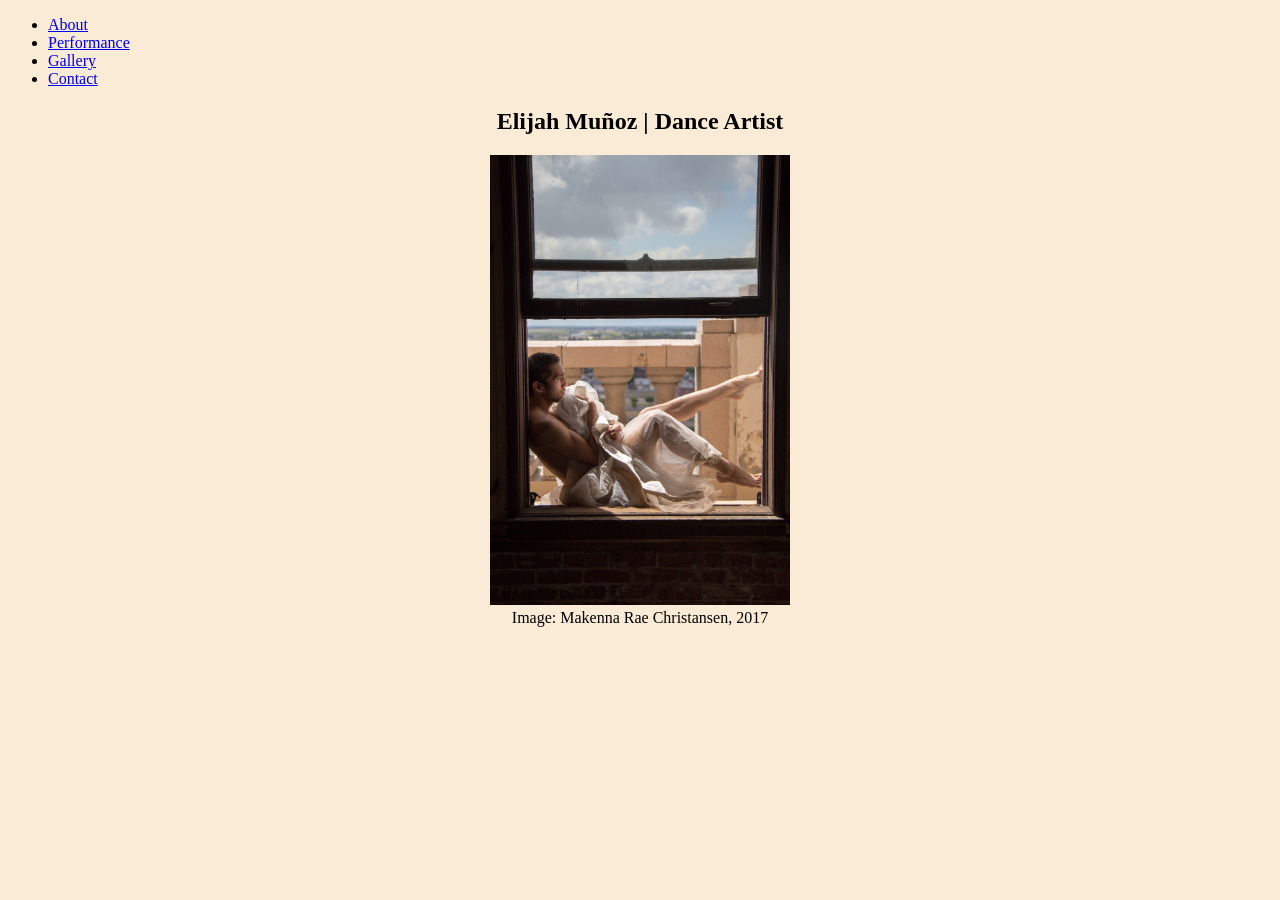
<file: week-2/basic-skeleton/index.html>
<!-- Used the '!' shortcut to generate HTML boilerplate -->
<!doctype html>
<html lang="en">
  <head>
    <meta charset="UTF-8" />
    <meta name="viewport" content="width=device-width, initial-scale=1.0" />
    <title>Elijah Muñoz | Dance Artist</title>
  </head>
  <body style="background-color: antiquewhite">
    <section class="navbar">
      <ul>
        <li class="nav-item" id="about">
          <a href="./about.html">About</a>
        </li>
        <li class="nav-item" id="performance">
          <a href="./performance.html">Performance</a>
        </li>
        <li class="nav-item">
          <a href="./gallery.html" id="gallery">Gallery</a>
        </li>
        <li class="nav-item">
          <a href="./contact.html" id="contact">Contact</a>
        </li>
      </ul>
    </section>

    <section class="title" id="homepage-title">
      <h1 style="text-align: center">Elijah Muñoz | Dance Artist</h1>
    </section>

    <!-- Text-align attribute source: https://www.geeksforgeeks.org/html/how-to-center-an-image-in-html/-->
    <section class="homepage-image" style="text-align: center">
      <figure id="homepage-figure">
        <img src="./assets/jandeSS-17.jpg" alt="" style="max-height: 50vh" ; />

        <figcaption id="homepage-caption">
          Image: Makenna Rae Christansen, 2017
        </figcaption>
      </figure>
    </section>
  </body>
</html>
</file>
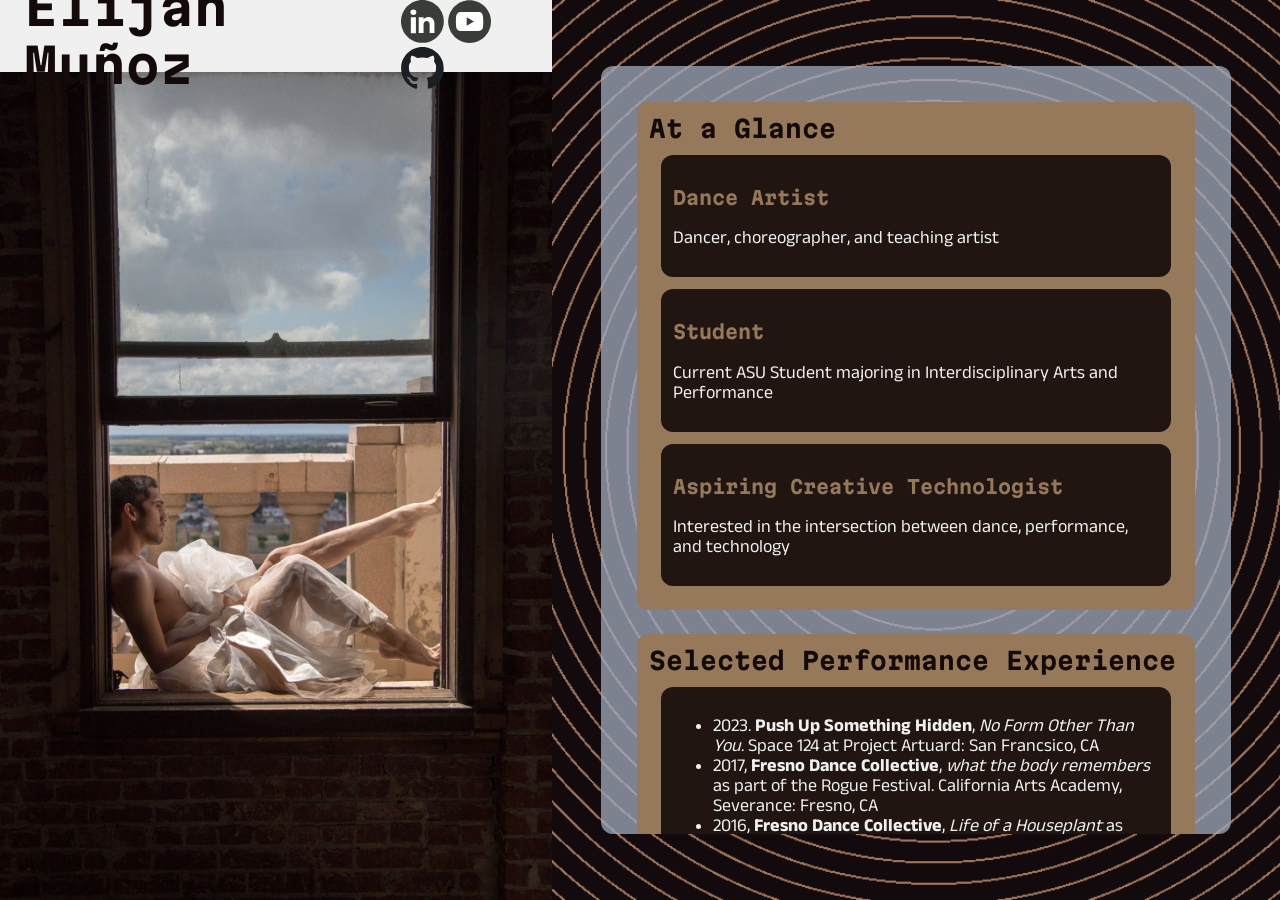
<file: week-3/portfolio/index.html>
<!doctype html>
<html lang="en">
  <head>
    <meta charset="UTF-8" />
    <meta name="viewport" content="width=device-width, initial-scale=1.0" />
    <link rel="preconnect" href="https://fonts.googleapis.com" />
    <link rel="preconnect" href="https://fonts.gstatic.com" crossorigin />
    <link
      href="https://fonts.googleapis.com/css2?family=Anek+Latin:wght@100..800&family=Martian+Mono:wght@100..800&display=swap"
      rel="stylesheet"
    />
    <link rel="stylesheet" href="./style.css" />
    <title>Elijah Muñoz</title>
  </head>
  <body>
    <div id="main-container">
      <aside class="container" id="left-container">
        <div id="header-bar">
          <div id="name">
            <h1>Elijah Muñoz</h1>
          </div>
          <!--Open file in new tab reference: https://www.freecodecamp.org/news/how-to-use-html-to-open-link-in-new-tab/-->
          <div class="icons">
            <a
              href="https://www.linkedin.com/in/elijahmunoz/"
              target="_blank"
              rel="noopener noreferrer"
            >
              <img
                src="./assets/black-white-linkedin-logo-vector_svgstack_com_4091792724215.svg"
                alt=""
              />
            </a>
            <a
              href="https://www.youtube.com/@ElijahMunoz/featured"
              target="_blank"
              rel="noopener noreferrer"
            >
              <img
                src="./assets/black-white-youtube-logo-vector_svgstack_com_4131792724724.svg"
                alt=""
              />
            </a>
            <a
              href="https://github.com/eldamu"
              target="_blank"
              rel="noopener noreferrer"
            >
              <img
                src="./assets/github-logo_svgstack_com_50361793076420.svg"
                alt=""
              />
            </a>
          </div>
        </div>
        <img src="./assets/MUNOZ-dance-photo.jpeg" alt="" />
      </aside>
      <main class="container" id="right-container">
        <div id="right-main-container">
          <div class="cards">
            <h2>At a Glance</h2>
            <div class="div-card" id="dance">
              <h3>Dance Artist</h3>
              <p>Dancer, choreographer, and teaching artist</p>
            </div>
            <div class="div-card" id="student">
              <h3>Student</h3>
              <p>
                Current ASU Student majoring in Interdisciplinary Arts and
                Performance
              </p>
            </div>
            <div class="div-card" id="tech">
              <h3>Aspiring Creative Technologist</h3>
              <p>
                Interested in the intersection between dance, performance, and
                technology
              </p>
            </div>
          </div>
          <div class="cards" id="performance">
            <h2>Selected Performance Experience</h2>
            <div class="div-card">
              <ul>
                <li>
                  2023. <strong>Push Up Something Hidden</strong>,
                  <em>No Form Other Than You</em>. Space 124 at Project Artuard:
                  San Francsico, CA
                </li>
                <li>
                  2017, <strong>Fresno Dance Collective</strong>,
                  <em>what the body remembers</em>
                  as part of the Rogue Festival. California Arts Academy,
                  Severance: Fresno, CA
                </li>
                <li>
                  2016, <strong>Fresno Dance Collective</strong>,
                  <em>Life of a Houseplant</em>
                  as part of the Rogue Festival. California Arts Academy,
                  Severence: Fresno, CA
                </li>
                <li>
                  2015, <strong>Fresno Dance Collective</strong>,
                  <em>Acts of Affordable Care</em>
                  as part of the Rogue Festival. Califronia Arts Academy,
                  Serverence: Fresno, CA
                </li>
                <li>
                  2014, <strong>Fresno Dance Collective</strong>,
                  <em>Raw Meat and Dignity</em>
                  as part of the Rogue Festival. Califronia Arts Academy,
                  Serverence: Fresno, CA
                </li>
              </ul>
            </div>
            <!--Open file in new tab reference: https://www.freecodecamp.org/news/how-to-use-html-to-open-link-in-new-tab/-->
            <a
              href="./assets/MUNOZ-dance-cv.pdf"
              target="_blank"
              rel="noopener noreferrer"
            >
              <button>View CV</button>
            </a>
          </div>
          <div class="cards" id="contact">
            <h2>Contact</h2>
            <div class="div-card">
              <ul>
                <li>elijahdmunoz@gmail.com</li>
                <li>edmunoz3@asu.edu</li>
              </ul>
            </div>
          </div>
        </div>
      </main>
    </div>
  </body>
</html>
</file>
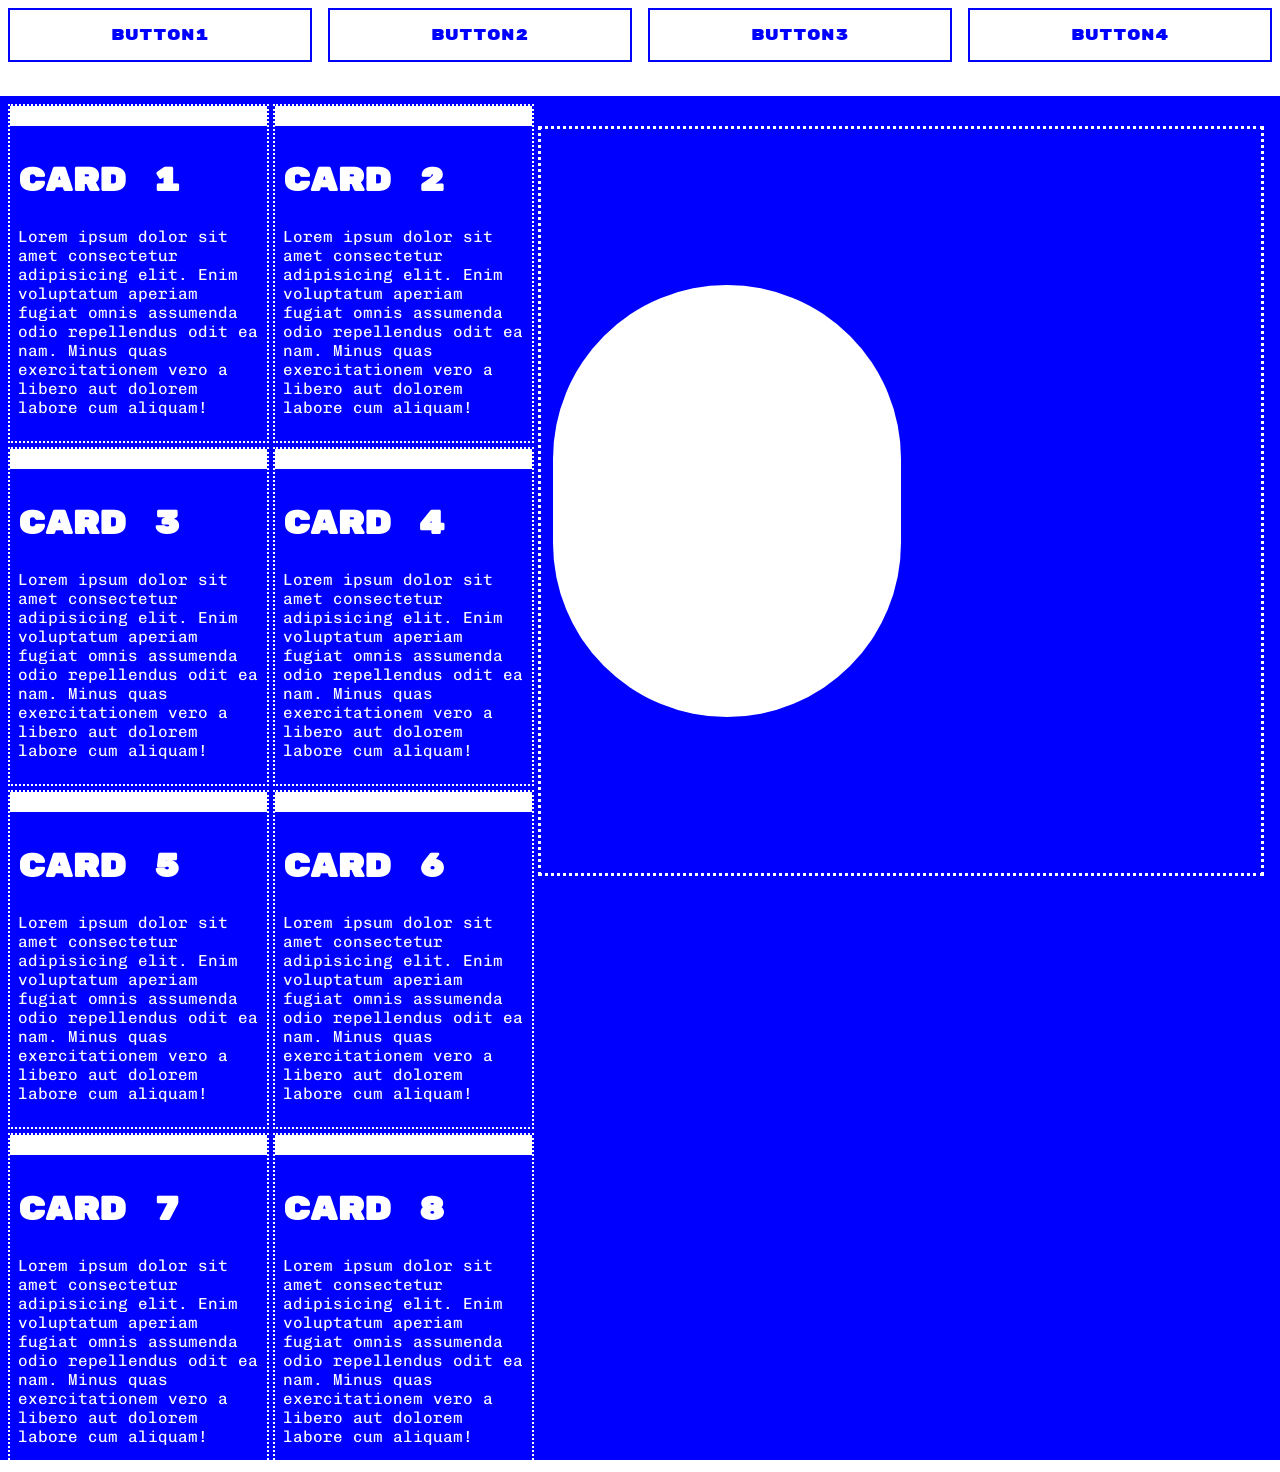
<file: week-4/homework/index.html>
<!doctype html>
<html lang="en">
  <head>
    <meta charset="UTF-8" />
    <meta name="viewport" content="width=device-width, initial-scale=1.0" />
    <link rel="stylesheet" href="./style.css" />
    <link rel="preconnect" href="https://fonts.googleapis.com" />
    <link rel="preconnect" href="https://fonts.gstatic.com" crossorigin />
    <link
      href="https://fonts.googleapis.com/css2?family=Chivo+Mono:ital,wght@0,100..900;1,100..900&family=Rubik+Mono+One&display=swap"
      rel="stylesheet"
    />
    <title>Layout Homework</title>
  </head>
  <body>
    <header>
      <div id="button-container">
        <button>button1</button>
        <button>button2</button>
        <button>button3</button>
        <button>button4</button>
      </div>
    </header>
    <div id="main-container">
      <div id="card-container">
        <div class="card">
          <div class="top"></div>
          <div class="bottom">
            <h2>Card 1</h2>
            <p>
              Lorem ipsum dolor sit amet consectetur adipisicing elit. Enim
              voluptatum aperiam fugiat omnis assumenda odio repellendus odit ea
              nam. Minus quas exercitationem vero a libero aut dolorem labore
              cum aliquam!
            </p>
          </div>
        </div>
        <div class="card">
          <div class="top"></div>
          <div class="bottom">
            <h2>Card 2</h2>
            <p>
              Lorem ipsum dolor sit amet consectetur adipisicing elit. Enim
              voluptatum aperiam fugiat omnis assumenda odio repellendus odit ea
              nam. Minus quas exercitationem vero a libero aut dolorem labore
              cum aliquam!
            </p>
          </div>
        </div>
        <div class="card">
          <div class="top"></div>
          <div class="bottom">
            <h2>Card 3</h2>
            <p>
              Lorem ipsum dolor sit amet consectetur adipisicing elit. Enim
              voluptatum aperiam fugiat omnis assumenda odio repellendus odit ea
              nam. Minus quas exercitationem vero a libero aut dolorem labore
              cum aliquam!
            </p>
          </div>
        </div>
        <div class="card">
          <div class="top"></div>
          <div class="bottom">
            <h2>Card 4</h2>
            <p>
              Lorem ipsum dolor sit amet consectetur adipisicing elit. Enim
              voluptatum aperiam fugiat omnis assumenda odio repellendus odit ea
              nam. Minus quas exercitationem vero a libero aut dolorem labore
              cum aliquam!
            </p>
          </div>
        </div>
        <div class="card">
          <div class="top"></div>
          <div class="bottom">
            <h2>Card 5</h2>
            <p>
              Lorem ipsum dolor sit amet consectetur adipisicing elit. Enim
              voluptatum aperiam fugiat omnis assumenda odio repellendus odit ea
              nam. Minus quas exercitationem vero a libero aut dolorem labore
              cum aliquam!
            </p>
          </div>
        </div>
        <div class="card">
          <div class="top"></div>
          <div class="bottom">
            <h2>Card 6</h2>
            <p>
              Lorem ipsum dolor sit amet consectetur adipisicing elit. Enim
              voluptatum aperiam fugiat omnis assumenda odio repellendus odit ea
              nam. Minus quas exercitationem vero a libero aut dolorem labore
              cum aliquam!
            </p>
          </div>
        </div>
        <div class="card">
          <div class="top"></div>
          <div class="bottom">
            <h2>Card 7</h2>
            <p>
              Lorem ipsum dolor sit amet consectetur adipisicing elit. Enim
              voluptatum aperiam fugiat omnis assumenda odio repellendus odit ea
              nam. Minus quas exercitationem vero a libero aut dolorem labore
              cum aliquam!
            </p>
          </div>
        </div>
        <div class="card">
          <div class="top"></div>
          <div class="bottom">
            <h2>Card 8</h2>
            <p>
              Lorem ipsum dolor sit amet consectetur adipisicing elit. Enim
              voluptatum aperiam fugiat omnis assumenda odio repellendus odit ea
              nam. Minus quas exercitationem vero a libero aut dolorem labore
              cum aliquam!
            </p>
          </div>
        </div>
      </div>
      <div id="circle-container">
        <div id="circle"></div>
      </div>
    </div>
  </body>
</html>
</file>
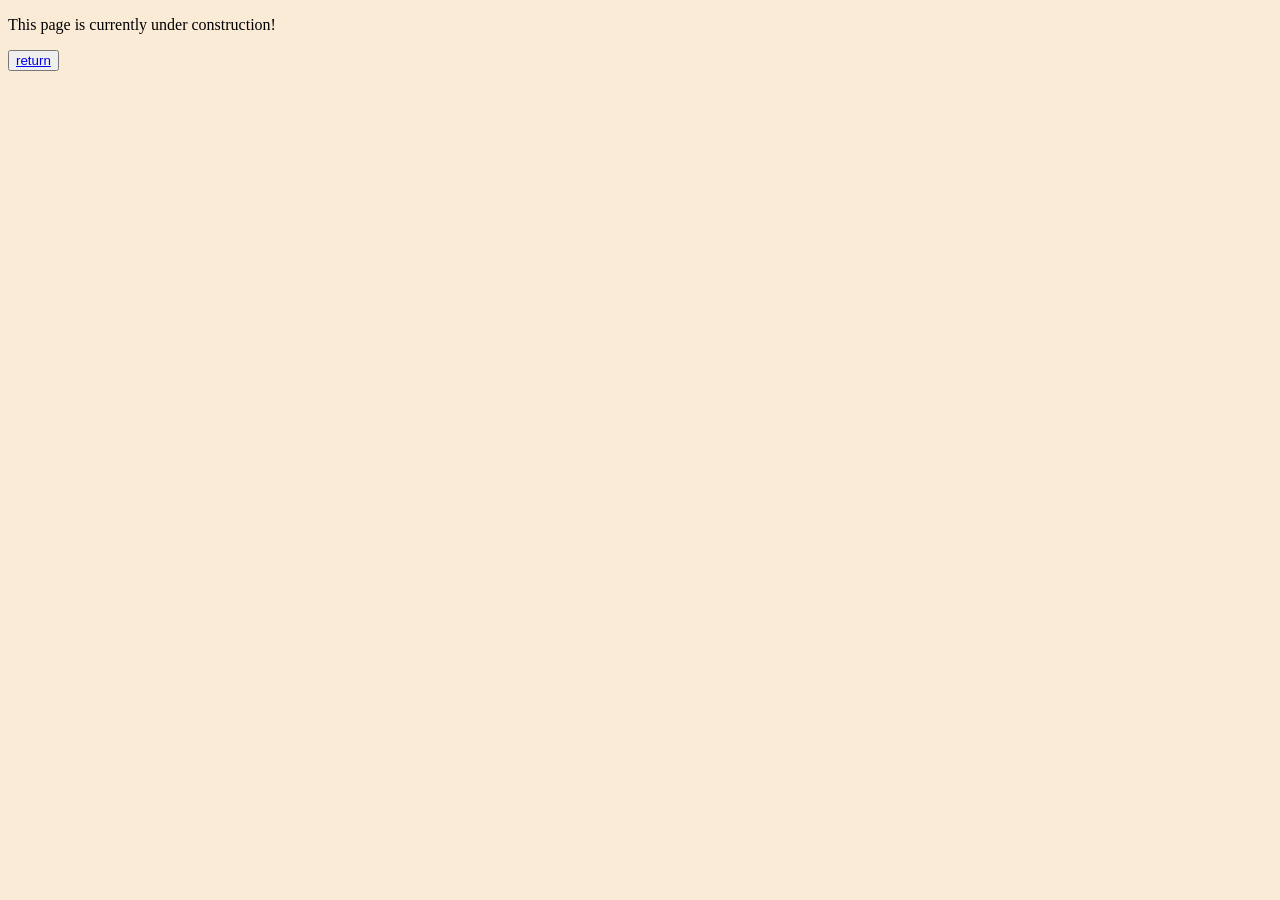
<file: week-2/basic-skeleton/about.html>
<!doctype html>
<html lang="en">
  <head>
    <meta charset="UTF-8" />
    <meta name="viewport" content="width=device-width, initial-scale=1.0" />
    <title>Document</title>
  </head>
  <body style="background-color: antiquewhite">
    <p>This page is currently under construction!</p>
    <button><a href="./index.html">return</a></button>

    <main id="dance-bio">
      <!-- Under Construction -->
    </main>
  </body>
</html>
</file>
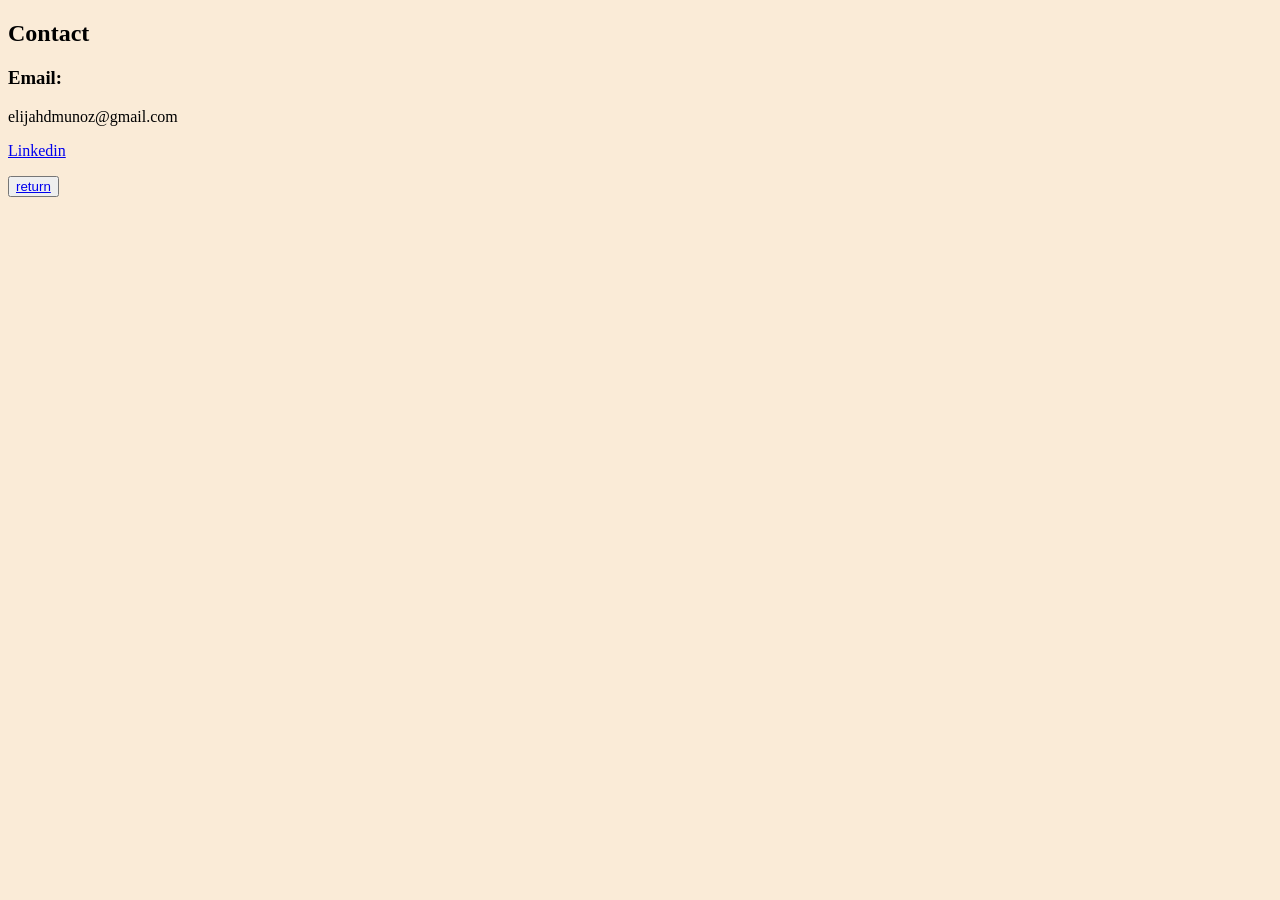
<file: week-2/basic-skeleton/contact.html>
<!doctype html>
<html lang="en">
  <head>
    <meta charset="UTF-8" />
    <meta name="viewport" content="width=device-width, initial-scale=1.0" />
    <title>Contact</title>
  </head>
  <body style="background-color: antiquewhite">
    <section class="contact">
      <h1>Contact</h1>
      <h3 id="email">Email:</h3>
      <p>elijahdmunoz@gmail.com</p>
      <p id="linkedin">
        <a href="https://www.linkedin.com/in/elijahmunoz/?isSelfProfile=true"
          >Linkedin</a
        >
      </p>
    </section>
    <button><a href="./index.html">return</a></button>
  </body>
</html>
</file>
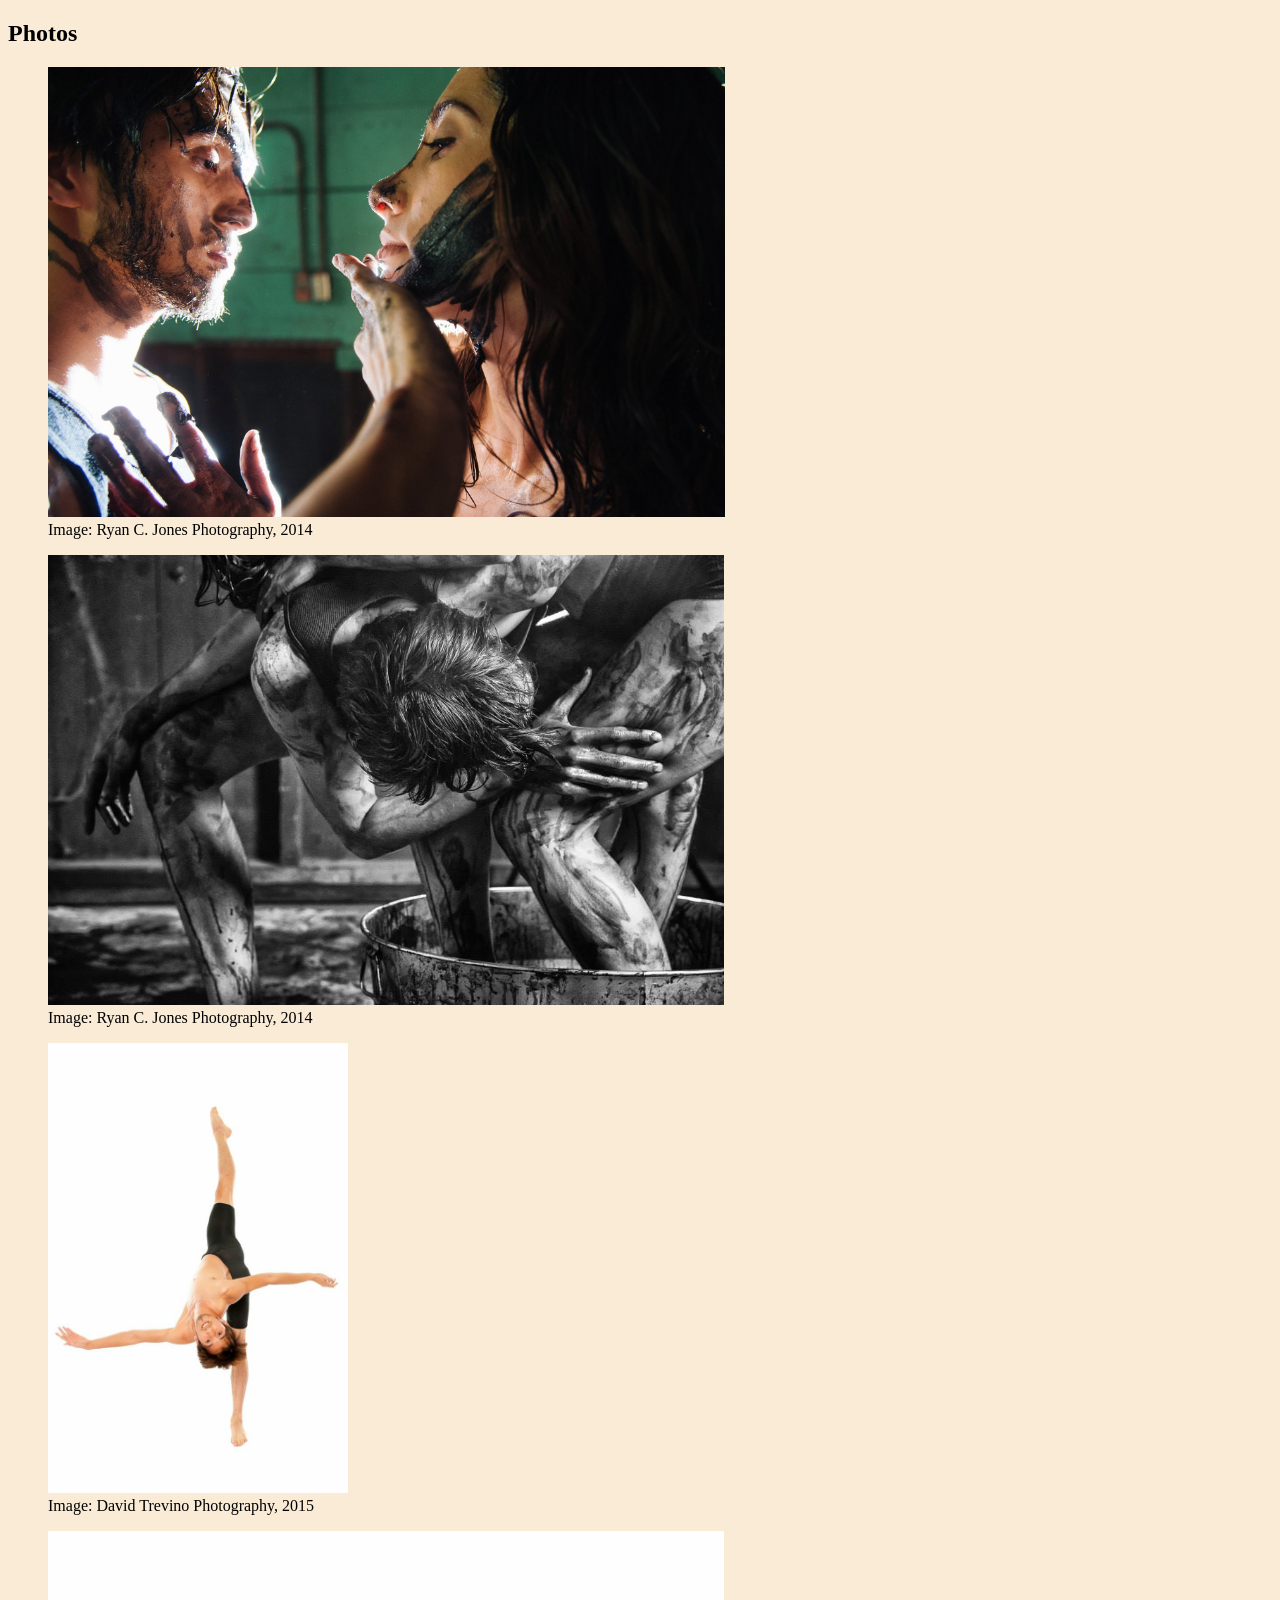
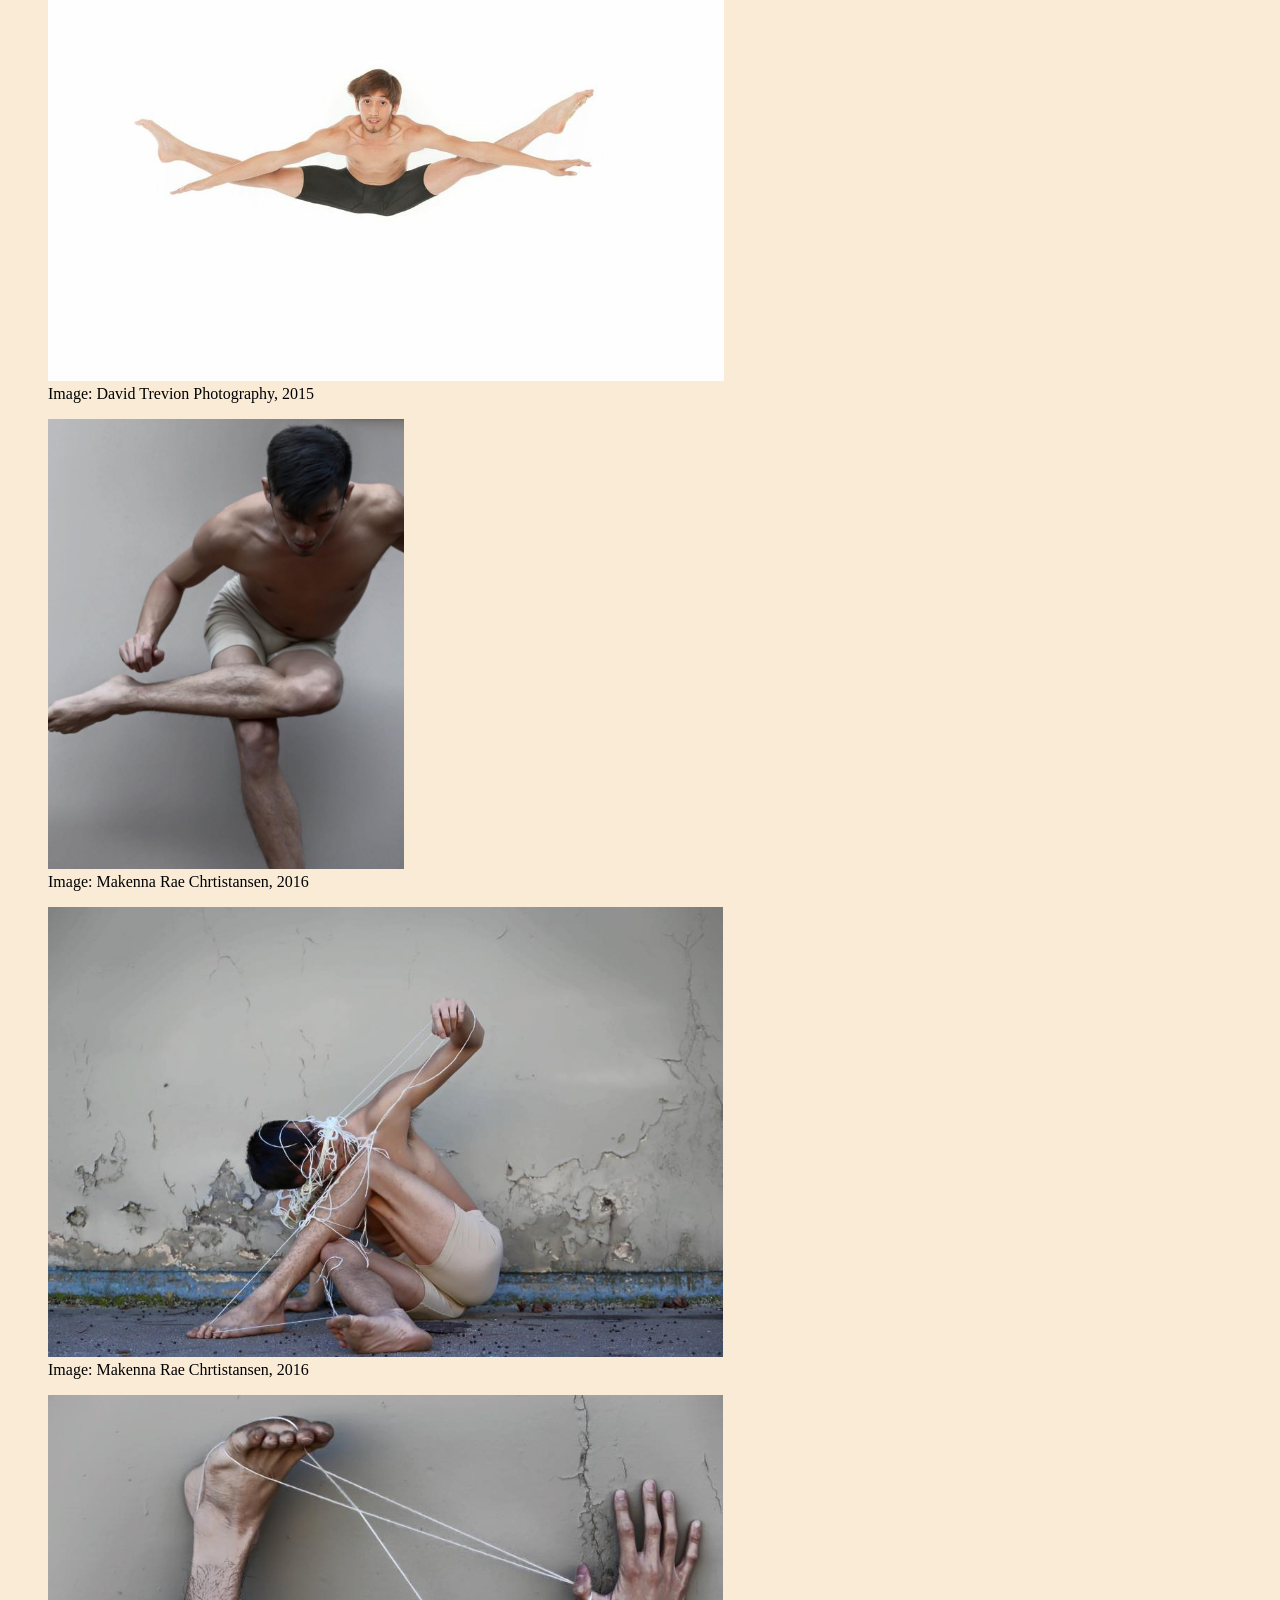
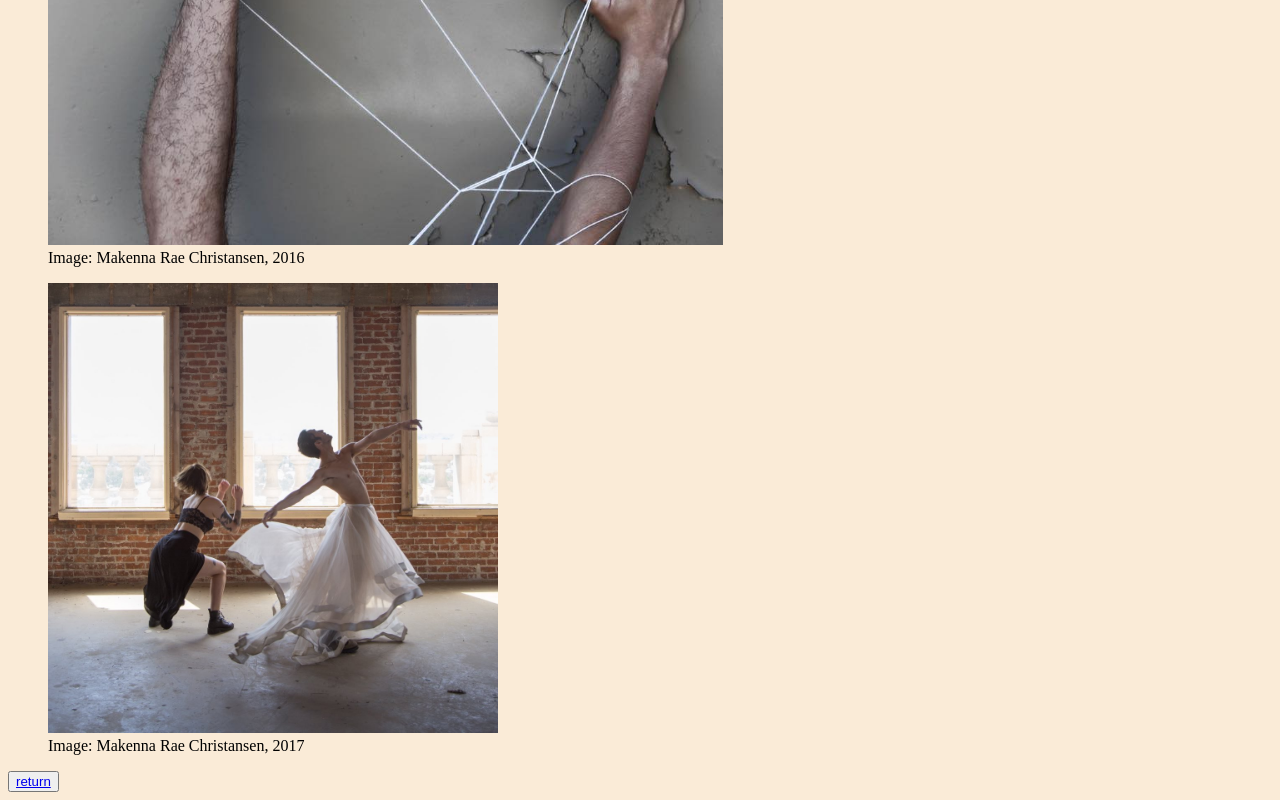
<file: week-2/basic-skeleton/gallery.html>
<!doctype html>
<html lang="en">
  <head>
    <meta charset="UTF-8" />
    <meta name="viewport" content="width=device-width, initial-scale=1.0" />
    <title>Gallery</title>
  </head>
  <body style="background-color: antiquewhite">
    <section class="images">
      <h1>Photos</h1>
      <!-- Figure tag and figure caption snippet reference: https://www.w3schools.com/tags/tag_figcaption.asp-->
      <figure>
        <img
          src="./assets/10661667_10152239058516751_8986431977231286775_o.jpg"
          alt=""
          style="max-height: 50vh"
        />
        <figcaption>Image: Ryan C. Jones Photography, 2014</figcaption>
      </figure>
      <figure>
        <img
          src="./assets/148779_10152284927436751_4876868823590954662_n.jpg"
          alt=""
          style="max-height: 50vh"
        />
        <figcaption>Image: Ryan C. Jones Photography, 2014</figcaption>
      </figure>
      <figure>
        <img
          src="./assets/2014-04-27 16.34.21.jpg"
          alt=""
          style="max-height: 50vh"
        />
        <figcaption>Image: David Trevino Photography, 2015</figcaption>
      </figure>
      <figure>
        <img
          src="./assets/2014-05-02 14.30.33.jpg"
          alt=""
          style="max-height: 50vh"
        />
        <figcaption>Image: David Trevion Photography, 2015</figcaption>
      </figure>
      <figure>
        <img src="./assets/dance1.jpeg" alt="" style="max-height: 50vh" />
        <figcaption>Image: Makenna Rae Chrtistansen, 2016</figcaption>
      </figure>
      <figure>
        <img src="./assets/yarn.jpeg" alt="" style="max-height: 50vh" />
        <figcaption>Image: Makenna Rae Chrtistansen, 2016</figcaption>
      </figure>
      <figure>
        <img src="./assets/yarn2.jpeg" alt="" style="max-height: 50vh" />
        <figcaption>Image: Makenna Rae Christansen, 2016</figcaption>
      </figure>
      <figure>
        <img src="./assets/emd.jpeg" alt="" style="max-height: 50vh" />
        <figcaption>Image: Makenna Rae Christansen, 2017</figcaption>
      </figure>
    </section>

    <button><a href="index.html">return</a></button>
  </body>
</html>
</file>
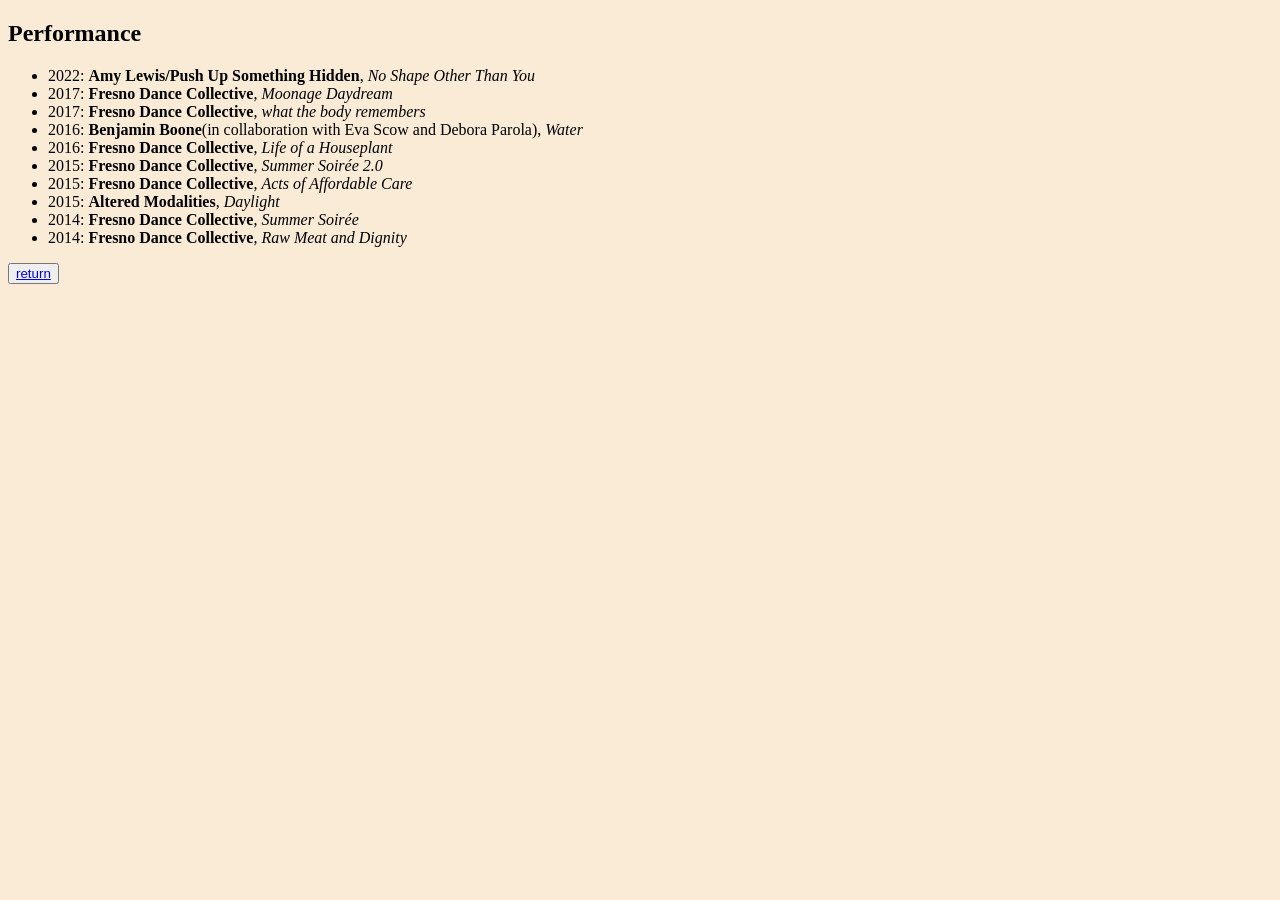
<file: week-2/basic-skeleton/performance.html>
<!doctype html>
<html lang="en">
  <head>
    <meta charset="UTF-8" />
    <meta name="viewport" content="width=device-width, initial-scale=1.0" />
    <title>Document</title>
  </head>
  <body style="background-color: antiquewhite">
    <section id="performance">
      <h1>Performance</h1>
      <ul>
        <li>
          2022: <strong>Amy Lewis/Push Up Something Hidden</strong>,
          <i>No Shape Other Than You</i>
        </li>
        <li>
          2017: <strong>Fresno Dance Collective</strong>,
          <i>Moonage Daydream</i>
        </li>
        <li>
          2017: <strong>Fresno Dance Collective</strong>,
          <i>what the body remembers</i>
        </li>
        <li>
          2016: <strong>Benjamin Boone</strong>(in collaboration with Eva Scow
          and Debora Parola),
          <i>Water</i>
        </li>
        <li>
          2016: <strong>Fresno Dance Collective</strong>,
          <i>Life of a Houseplant</i>
        </li>
        <li>
          2015: <strong>Fresno Dance Collective</strong>,
          <i>Summer Soirée 2.0</i>
        </li>
        <li>
          2015: <strong>Fresno Dance Collective</strong>,
          <i>Acts of Affordable Care</i>
        </li>
        <li>2015: <strong>Altered Modalities</strong>, <i>Daylight</i></li>
        <li>
          2014: <strong>Fresno Dance Collective</strong>,
          <i>Summer Soirée</i>
        </li>
        <li>
          2014: <strong>Fresno Dance Collective</strong>,
          <i>Raw Meat and Dignity</i>
        </li>
      </ul>
    </section>

    <button><a href="index.html">return</a></button>
  </body>
</html>
</file>
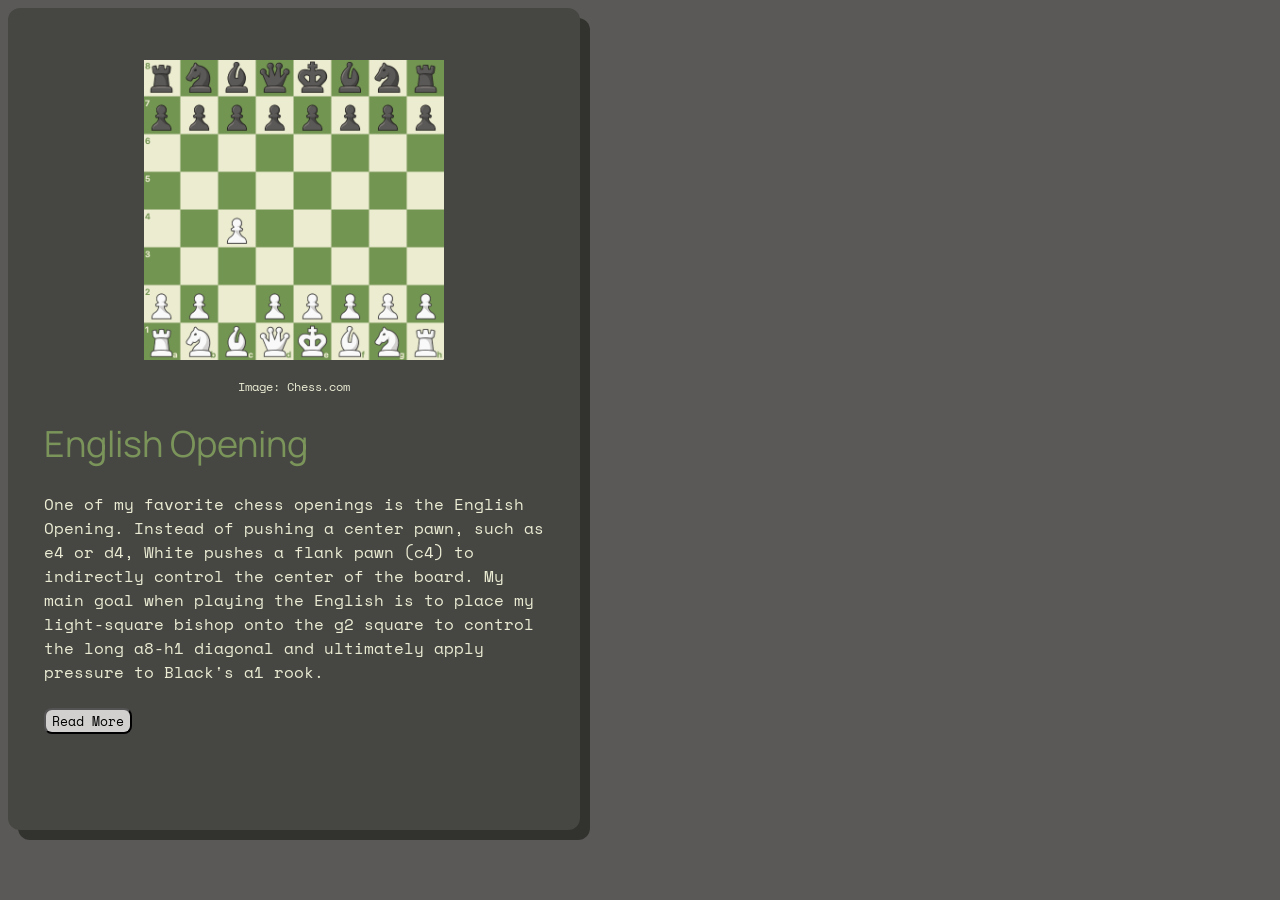
<file: week-3/card/card.html>
<!doctype html>
<html lang="en">
  <head>
    <meta charset="UTF-8" />
    <meta name="viewport" content="width=device-width, initial-scale=1.0" />
    <link rel="preconnect" href="https://fonts.googleapis.com" />
    <link rel="preconnect" href="https://fonts.gstatic.com" crossorigin />
    <link
      href="https://fonts.googleapis.com/css2?family=Manrope:wght@200..800&family=Space+Mono:ital,wght@0,400;0,700;1,400;1,700&display=swap"
      rel="stylesheet"
    />
    <link rel="stylesheet" href="./style.css" />
    <title>Card Assignment</title>
  </head>
  <body>
    <div id="card">
      <figure>
        <img src="./assets/english-opening.png" alt="" />
        <figcaption>Image: Chess.com</figcaption>
      </figure>

      <h1>English Opening</h1>
      <p>
        One of my favorite chess openings is the English Opening. Instead of
        pushing a center pawn, such as e4 or d4, White pushes a flank pawn (c4)
        to indirectly control the center of the board. My main goal when playing
        the English is to place my light-square bishop onto the g2 square to
        control the long a8-h1 diagonal and ultimately apply pressure to Black's
        a1 rook.
      </p>
      <a href="https://www.chess.com/openings/English-Opening">
        <button>Read More</button>
      </a>
    </div>
  </body>
</html>
</file>
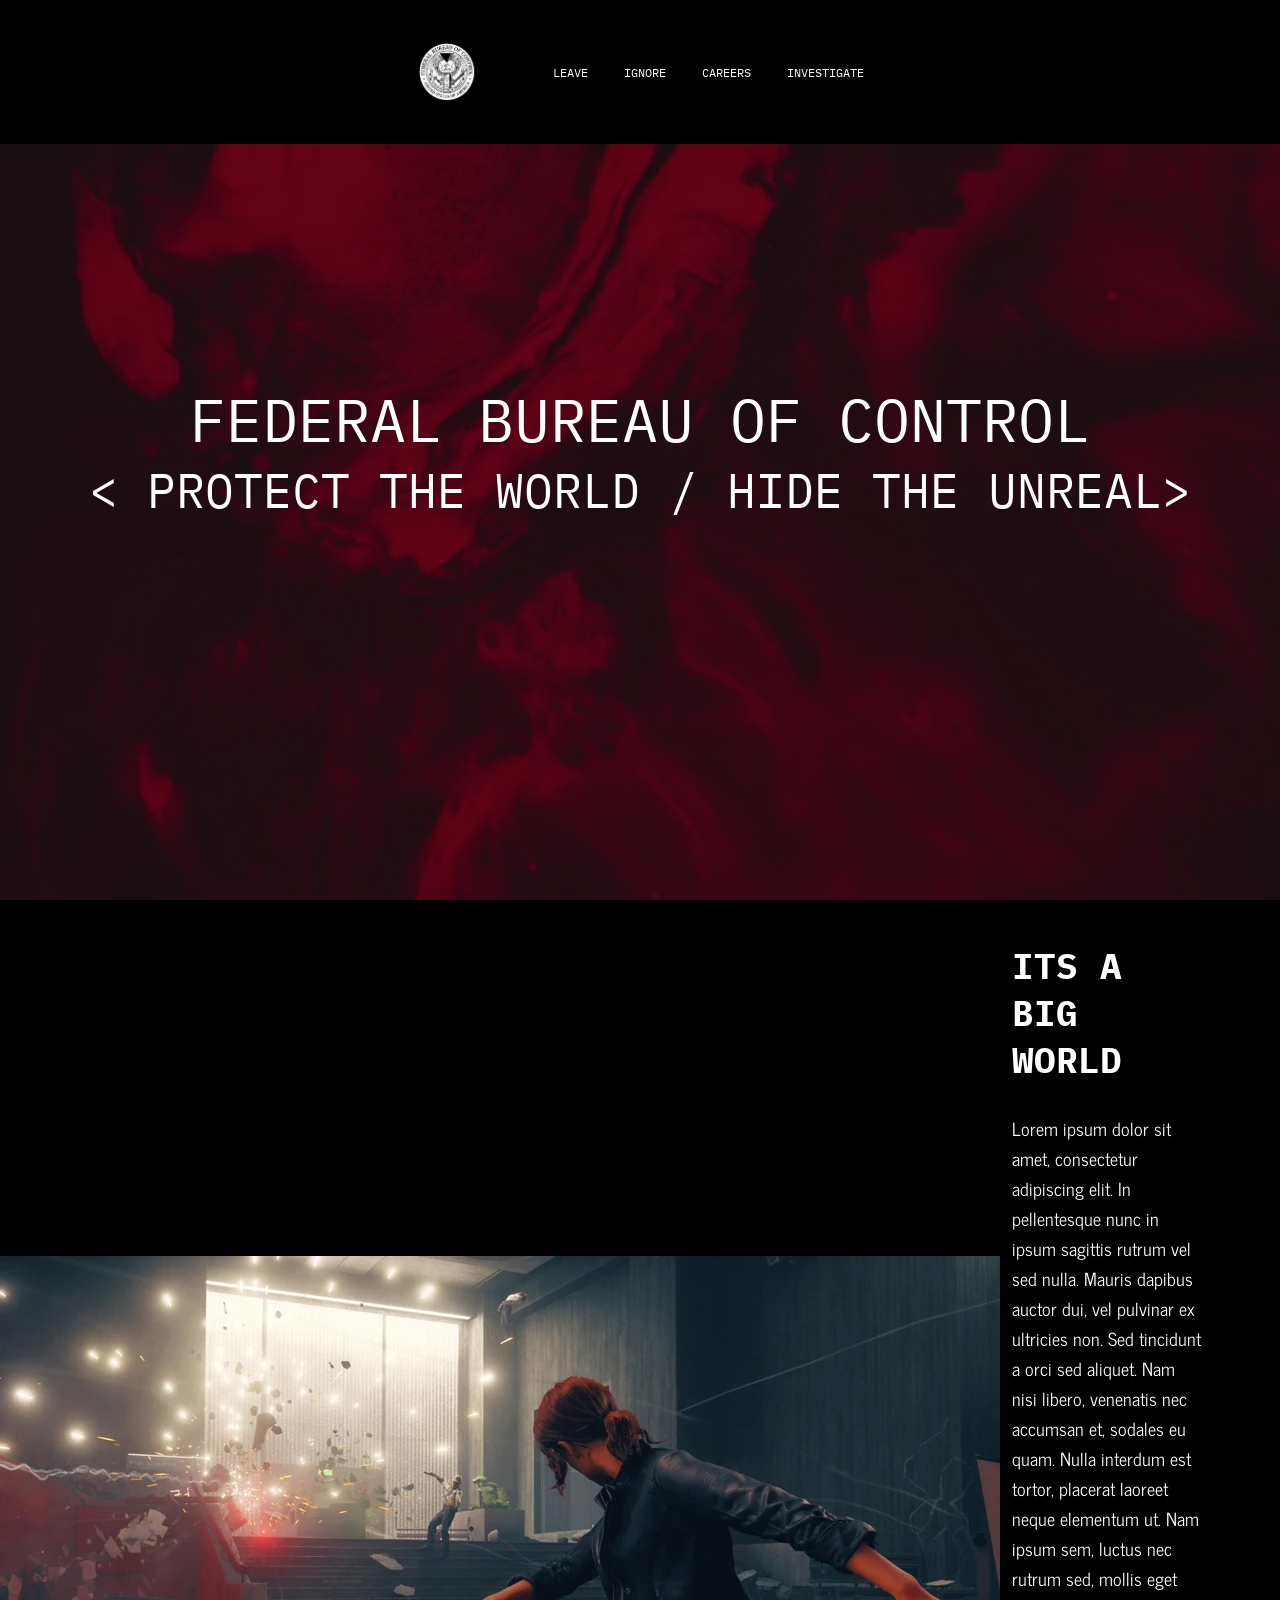
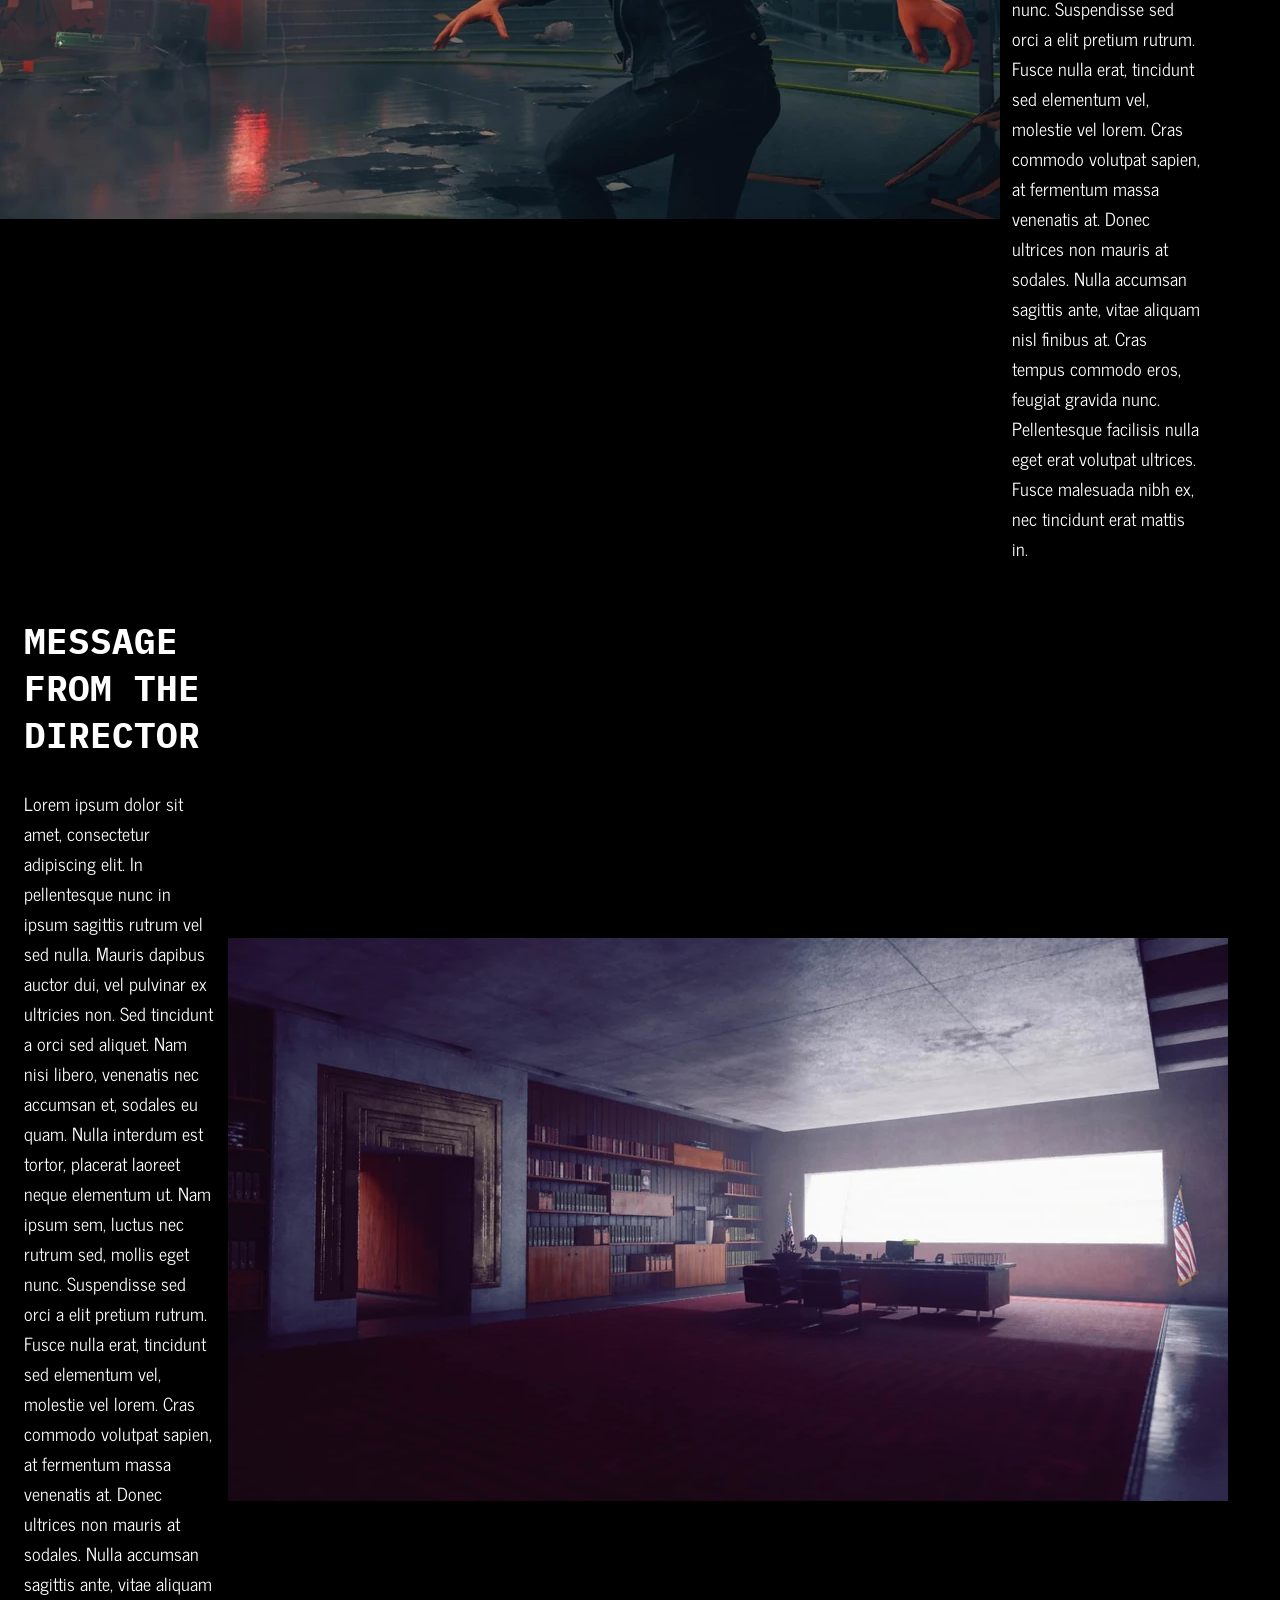
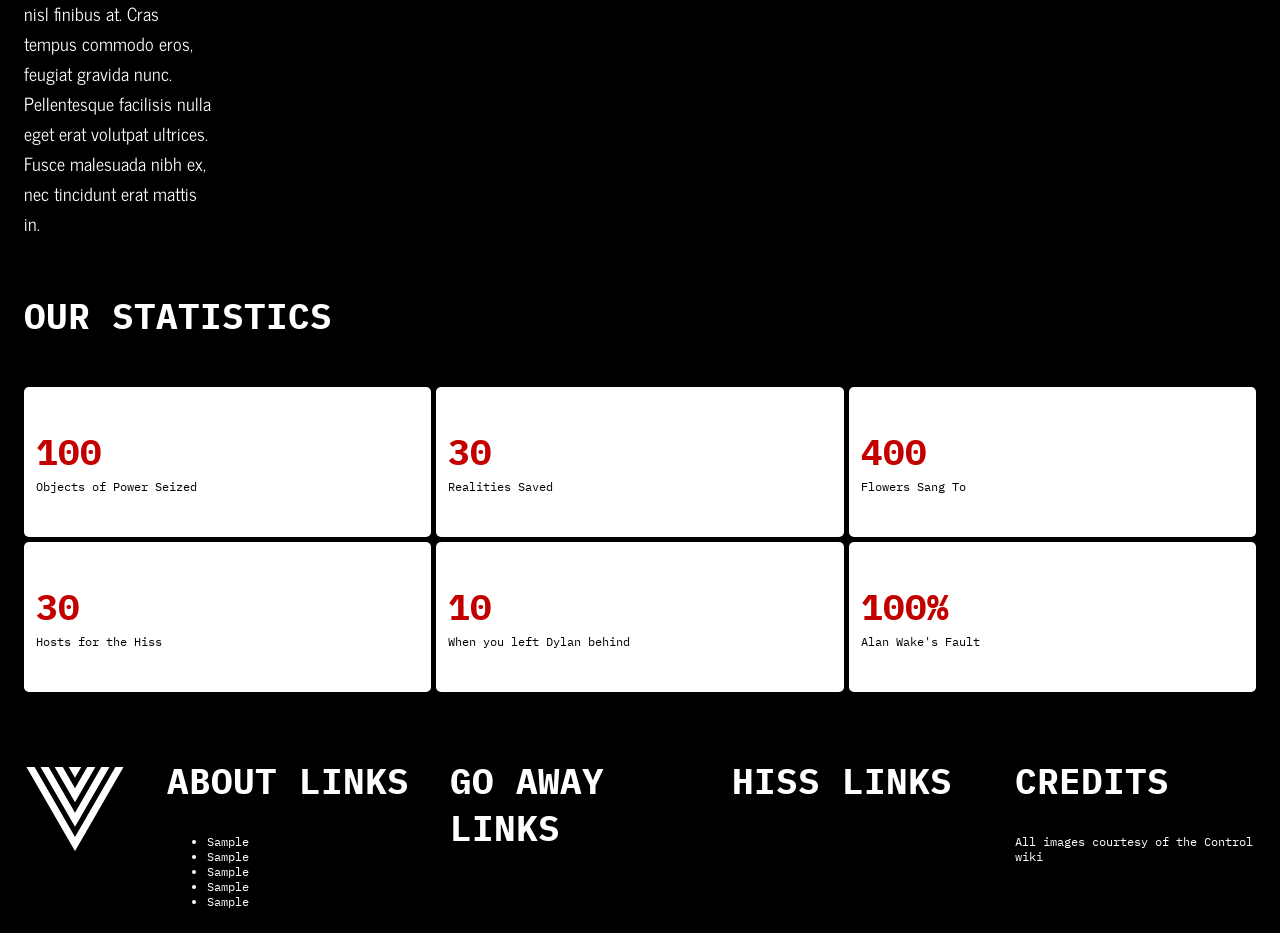
<file: week-4/classwork/contentStarting.html>
<!doctype html>
<html lang="en">
  <head>
    <meta charset="UTF-8" />
    <meta name="viewport" content="width=device-width, initial-scale=1.0" />
    <title>FEDERAL BUREAU OF CONTROL</title>
    <style>
      @import url("https://fonts.googleapis.com/css2?family=IBM+Plex+Mono:ital,wght@0,100;0,200;0,300;0,400;0,500;0,600;0,700;1,100;1,200;1,300;1,400;1,500;1,600;1,700&family=News+Cycle:wght@400;700&display=swap");
    </style>
    <link rel="stylesheet" href="./styles.css" />
  </head>

  <body>
    <!--NAV BAR TOP PART-->
    <nav>
      <!--LOGO THAT WE ARE GOING TO EDIT-->
      <img src="./assets/logo.webp" />
      <!--LIST OF LINKS THAT WILL BE STYLED-->
      <ul>
        <li>LEAVE</li>
        <li>IGNORE</li>
        <li>CAREERS</li>
        <li>INVESTIGATE</li>
      </ul>
    </nav>

    <!--THIS IS THE HERO IMAGE THAT YOU SEE UP TOP. THIS CONTAINER HOLDS THIS INFO-->
    <div class="hero">
      <!-- WE WILL TALK ABOUT OVERLAYING, THIS IS GOING TO CREATE THAT COOL DARKENED EFFECT-->
      <div id="overlay"></div>
      <!--OUR HEADER-->
      <header>FEDERAL BUREAU OF CONTROL</header>
      <p>< PROTECT THE WORLD / HIDE THE UNREAL></p>
    </div>

    <!--THESE ARE JUST PLACEHOLDERS BUT WE ARE GOING TO DO A SIDE BY SIDE VIEW WITH JESSE AND THE CONTENT-->
    <div class="message">
      <img src="./assets/messageFromDirector.webp" />
      <div class="contentLeft">
        <h2>ITS A BIG WORLD</h2>

        Lorem ipsum dolor sit amet, consectetur adipiscing elit. In pellentesque
        nunc in ipsum sagittis rutrum vel sed nulla. Mauris dapibus auctor dui,
        vel pulvinar ex ultricies non. Sed tincidunt a orci sed aliquet. Nam
        nisi libero, venenatis nec accumsan et, sodales eu quam. Nulla interdum
        est tortor, placerat laoreet neque elementum ut. Nam ipsum sem, luctus
        nec rutrum sed, mollis eget nunc. Suspendisse sed orci a elit pretium
        rutrum. Fusce nulla erat, tincidunt sed elementum vel, molestie vel
        lorem. Cras commodo volutpat sapien, at fermentum massa venenatis at.
        Donec ultrices non mauris at sodales. Nulla accumsan sagittis ante,
        vitae aliquam nisl finibus at. Cras tempus commodo eros, feugiat gravida
        nunc. Pellentesque facilisis nulla eget erat volutpat ultrices. Fusce
        malesuada nibh ex, nec tincidunt erat mattis in.
      </div>
    </div>

    <!--SAME THING AS ABOVE.-->
    <div class="director">
      <div class="contentRight">
        <h2>MESSAGE FROM THE DIRECTOR</h2>
        <p>
          Lorem ipsum dolor sit amet, consectetur adipiscing elit. In
          pellentesque nunc in ipsum sagittis rutrum vel sed nulla. Mauris
          dapibus auctor dui, vel pulvinar ex ultricies non. Sed tincidunt a
          orci sed aliquet. Nam nisi libero, venenatis nec accumsan et, sodales
          eu quam. Nulla interdum est tortor, placerat laoreet neque elementum
          ut. Nam ipsum sem, luctus nec rutrum sed, mollis eget nunc.
          Suspendisse sed orci a elit pretium rutrum. Fusce nulla erat,
          tincidunt sed elementum vel, molestie vel lorem. Cras commodo volutpat
          sapien, at fermentum massa venenatis at. Donec ultrices non mauris at
          sodales. Nulla accumsan sagittis ante, vitae aliquam nisl finibus at.
          Cras tempus commodo eros, feugiat gravida nunc. Pellentesque facilisis
          nulla eget erat volutpat ultrices. Fusce malesuada nibh ex, nec
          tincidunt erat mattis in.
        </p>
      </div>

      <div id="directorImage"><img src="./assets/directorOffice.webp" /></div>
    </div>

    <!--WE ARE GOING TO SHOW SOME COOL METRICS AND CARDS IN A ROW. HINT HINT HINT HINT THIS IS HOW TO DO YOUR HOMEWORK-->
    <h2 id="stats">OUR STATISTICS</h2>
    <div class="dashboard">
      <div>
        <h2>100</h2>
        Objects of Power Seized
      </div>
      <div>
        <h2>30</h2>
        Realities Saved
      </div>
      <div>
        <h2>400</h2>
        Flowers Sang To
      </div>
      <div>
        <h2>30</h2>
        Hosts for the Hiss
      </div>
      <div>
        <h2>10</h2>
        When you left Dylan behind
      </div>
      <div>
        <h2>100%</h2>
        Alan Wake's Fault
      </div>
    </div>
    <!--FOOTER WITH COLUMNS AND CREDITS FOR OUR SOURCES-->
    <footer>
      <div><img src="./assets/board.svg" /></div>
      <div>
        <h2>ABOUT LINKS</h2>
        <ul>
          <li>Sample</li>
          <li>Sample</li>

          <li>Sample</li>

          <li>Sample</li>

          <li>Sample</li>
        </ul>
      </div>
      <div>
        <h2>GO AWAY LINKS</h2>
      </div>
      <div>
        <h2>HISS LINKS</h2>
      </div>
      <div>
        <h2>CREDITS</h2>

        All images courtesy of the Control wiki
      </div>
    </footer>
  </body>
</html>
</file>
<file: week-3/portfolio/style.css>
*{
    --div-color: rgba(160,170,190, 0.75); 
    --left-div-background: rgb(20,10,10); 
    --card-color: rgba(20,10,10,0.9); 
    --header-text: rgb(240, 240, 240); 
    --light-brown: rgb(150,120,90); 
}

body{
    margin: 0;
    overflow: hidden;
}

h1, h2, h3 { 
    font-family: "Martian Mono", monospace;
    color: var(--left-div-background);
}

h2 { 
    margin: 0; 
}

p, li, button{ 
    font-family: "Anek Latin", sans-serif;
    font-size: 18px;
}

p, li { 
    color: var(--header-text);
}

button { 
    background-color: var(--left-div-background);
    color: var(--header-text);
    border-radius:12px;
}

button:hover  {
    background-color: var(--header-text);
    color: var(--light-brown);
}

#main-container {
    display: flex;
    width: 100vw; 
    height: 100vh;
}

.container {
    width: 100vh;
    height: 100vh;
}

#left-container {
    width: 50vw;
    background-color: var(--left-div-background);
    display: flex;
    flex-direction: column;
    justify-items: center;
    position: relative;
}

img {
    max-width: 100vh;
    max-height: 92vh; 
    object-fit: contain;
}

#header-bar{
    height: 8vh;
    position: relative; 
    display: flex;
    flex-direction: row; 
    background-color: var(--header-text);
    align-items: center;
    justify-content: space-between;
    padding-left: 24px;
    padding-right: 24px;
}

#name { 
    color: var(--left-div-background);
}

#name > h1 { 
    color: var(--left-div-background);
    font-size: 3rem;
}


.icons { 
    height: 8vh; 
    align-content: center;
    justify-content: center;
    gap: 1vw;
}

.icons > a {
    text-decoration: none; 
}

.icons > a > img{ 
    height: 60%;
}

@media screen and (max-width: 1150px){ 
    #name > h1 {
        font-size: 2rem;
    }

     .icons > a > img { 
        height: 40%;
    }
}

@media screen and (max-width: 900px){ 
    #name > h1 {
        font-size: 2rem;
    }
 .icons > a > img { 
        height: 30%;
    }
}

@media screen and (max-width: 785px){ 
    #name > h1 {
        font-size: 1.5rem;
    }
}

#right-container {
    background-image: url("./assets/css-pattern-by-magicpattern.png");
    background-repeat: no-repeat;
    background-size: cover;
    display: flex;
    justify-content: center;
    align-items: center;
}

/*Div scroll reference: https://stackoverflow.com/questions/21227287/make-div-scrollable*/
#right-main-container {
    width: 80%;
    height: 80%;
    background-color: var(--div-color); 
    display: flex;
    flex-direction: column;
    padding: 24px;
    overflow: auto;
    position: relative;
    border-radius: 12px;
}
.cards { 
    background-color: var(--light-brown);
    margin: 12px;
    padding: 12px;
    border-radius: 12px;
}

.div-card { 
    background-color: var(--card-color);
    margin: 12px;
    padding: 12px;
    border-radius: 12px;
}

.div-card > h2, h3 { 
    color: var(--light-brown);
}

.div-card > p { 
    color: var(--header-text); 
}

#contact >.div-card > ul{ 
    list-style-type: none;
    margin: 0; 
    padding: 0;
}
</file>
<file: week-4/homework/style.css>
* { 
    font-size: 16px; 
}

body { 
    margin: 0; 
    color: white; 
    font-family: "Chivo Mono", monospace;
    overflow: scroll;
}

h2 { 
    font-family: "Rubik Mono One";
    font-size: 2rem;
}

#button-container {
    position: fixed;
    display: flex;
    justify-content: space-around;
    /*align-items: center;*/
    width: 100vw; 
    height: 10vh; 
    top: 0; 
    left: 0; 
    background-color: white;
}

#button-container > button { 
    width: 100%; 
    height: 60%; 
    font-family: "Rubik Mono One";
    background-color: white;
    color: blue;
    border: 2px solid blue;
    margin: 0.5rem; 
}

#button-container > button:hover{ 
    background-color: blue;
    color: white; 
    border: none;
}

#main-container { 
    width: 100%;
    height: 100%; 
    display: flex;
    background-color: blue; 
    margin-top: 6rem;
}

#card-container{ 
    width: 75%;
    display: grid;
    grid-template: repeat(4,1fr) / repeat(2,1fr);
    gap: 0.5rem; 
}

.card { 
    border: 2px dotted white;
    margin: 0.5rem; 
    display: flex;
    flex-direction: column;
    align-content: center;
    flex-wrap: nowrap;
    width: 100%;
    height: 100%;
}

.card > .top { 
    width: 100%;
    height: 100%;
    object-fit: contain;
    align-self: center;
    background-color: white;
}

.card > .bottom { 
    padding: 0.5rem;
}

#circle-container { 
  width: 100%;
  height: 80vh; 
  position: sticky;
  top: 14%; 
  left: 0; 
  justify-self: center;
  align-content: center;
  border: 3px dotted white;
  padding: 12px;
  margin: 1rem; 
}

#circle { 
    width: 50%;
    height: 60%;
    background-color: white;
    justify-self: center;
    border-radius: 500px;
}

@media only screen and (max-width: 720px){
    *{ 
        font-size: 12px; 
    }

    #main-container { 
        display: flex;
        flex-direction: column;
    }

    #card-container { 
        display: flex;
        flex-direction: column;
        flex-wrap: wrap;
        scroll-snap-type: y mandatory;
    }

    /* Scroll Snap Reference: https://css-tricks.com/practical-css-scroll-snapping/*/
    .card { 
        width: 95vw;
        height: 100vh;
        margin: 3rem 1rem; 
        scroll-snap-align: start;
        scroll-padding: 1rem;
    }

    .card > .top { 
        width: 100%;
        height: 10vh;
    }

    #circle-container { 
        visibility: hidden;
    }
}
</file>
<file: week-3/card/style.css>
* {
    --bg-color:#5A5957;
    --div-color:#464643; 
    --shadow-color: #32322F; 
    --heading-color:#7A945A;
    --p-color:  #EBECD3;
    --button-color: #D1D0CF;
    font-family: "Space Mono", monospace;
    font-weight: 400;
    font-style: normal;
}


body {
    background-color: var(--bg-color);
}

#card {
    background-color: var(--div-color);
    width: 500px; 
    height: 750px;
    padding: 36px;
    border-radius: 12px;
    box-shadow: 10px 10px var(--shadow-color);
}

h1 {
    color: var(--heading-color); 
    font-family: "Manrope", sans-serif;
    font-optical-sizing: auto;
    font-style: normal; 
    font-size: 36px;
}

figure {
    text-align: center;
}

img {
    object-fit: 100%;
    height: 300px; 
    margin-bottom: 12px;
}

figcaption {
    color: var(--p-color);
    font-size: 12px;
    margin-bottom: 12px;
}

p {
    color: var(--p-color); 
    margin-bottom: 24px;
}

button {
    background-color: var(--button-color); 
    border-radius: 8px;
}

button:hover {
    background-color: var(--heading-color);
    color: var(--p-color); 
}
</file>
<file: week-4/classwork/styles.css>
/*
    font-family: "IBM Plex Mono", monospace;
  font-family: "News Cycle",
  sans-serif;

*/
* { 
    --primaryWhite: white; 
    --primaryBlack: black; 
    --emphasisRed: #C20000;
    font-size: 12px; 
    font-family: "IBM Plex Mono", monospace;
}


body { 
  margin: 0px;
  padding: 0px;
  background-color: black;
  color: var(--primaryWhite);
}

nav { 
  position: fixed;
  top: 0px; 
  left: 0px;
  display: flex;
  background-color: var(--primaryBlack); 
  color: var(--primaryWhite); 
  align-items: center;
  justify-content: center;
  width: 100vw;
  height: 96px;
  padding: 24px;
  margin: 0 auto; 
  z-index: 10;
}

nav > img { 
  width: 60px;
  height: 60px;
}
nav > ul { 
  margin: 24px; 
  flex-grow: auto;
  list-style: none;
  display: flex;
  justify-content: space-around;
}

nav > ul > li { 
  padding: 12px; 
  margin-right: 12px;
}

nav > ul > li:hover { 
  background-color: var(--emphasisRed);
  color: var(--primaryBlack);
}

.hero { 
  background-image: url("./assets/thehiss.webp");
  width: 100vw;
  height: 100vh;
  background-size: cover;
  display: flex;
  flex-direction: column;
  justify-content: center;
  align-items: center;
  position: relative;
  padding: 36px;
  box-sizing: border-box;
}

.hero header, .hero p { 
  color: var(--primaryWhite);
  margin: 0 auto; 
  z-index: 9; 
}

.hero header { 
  font-size: 60px;
}

.hero p { 
  font-size: 48px;
}

#overlay { 
  position: absolute;
  width: 100vw;
  height: 100vh;
  background-color: rgba(7, 7, 7, 0.5);
  z-index: 8;
}

.message, .director { 
  display: flex;
  width: 95vw;
  justify-content: center;
  align-items: center;
}

.director { 
  padding: 0 12px;
}

#directorImage { 
  scale: 100%;
}

h2 { 
  font-size: 36px;
}

.contentLeft, .contentRight { 
  color: var(--primaryWhite);
  font-family: "News Cycle", sans-serif;
  font-size: 1.5rem;
  padding: 12px;
}

.contentRight > p { 
  font-family: "News Cycle", sans-serif;
  font-size:  1.5rem;
}

#stats { 
  margin: 24px; 
}

.dashboard { 
  display: grid;
  grid-template: repeat(2, 150px) / repeat(3, 1fr); 
  gap: 5px; 
  color: var(--primaryBlack); 
  padding: 24px;
}

.dashboard > div { 
  background-color: var(--primaryWhite);
  border-radius: 5px;
  padding: 12px;
}

.dashboard > div > h2 {
  color: var(--emphasisRed);
  margin-bottom: 4px;
}

footer { 
  display: grid;
  grid-template-columns: 150px repeat(4,1fr);
  column-gap: 5px;
  justify-content: space-evenly;
}

footer > div { 
  top: 0; 
  left: 0; 
  width: 1fr; 
  height: auto;
  padding: 12px; 
}

footer > div >  img { 
  width: 100%;
  height: 80%; 
  object-fit: contain;
}

@media only screen and (max-width: 720px){ 
  * { 
    font-size: 14px;
  }

  body{ 
    overflow-x: hidden;
  }

  nav { 
    position: fixed;
    display: flex;
    height: 72px; 
    top: 0px; 
    left: 0px; 
    justify-content: flex-start;
    align-items: flex-start;
    margin: 0 auto; 
  }

  nav > ul { 
    margin-left: 12px;
  }

  nav > ul > li { 
    padding: 5px;
    margin: 0; 
  }

  .hero { 
    box-sizing: border-box;
  }

  .message, .director{ 
    display: flex;
    flex-direction: column;
    width: 100vw;
    padding: 0.5rem;
  }

  #directorImage { 
    scale: 40%; 
  }

  .message > img{ 
    width: 100vw;
  }

  footer { 
    background-color: white;
    width: 100vw;
    color: var(--primaryBlack); 
    display: flex;
    flex-direction: column;
  }

  footer > div { 
    font-size: 1rem;
  }

  footer > div > img { 
    display: none;
  }
}
</file>
